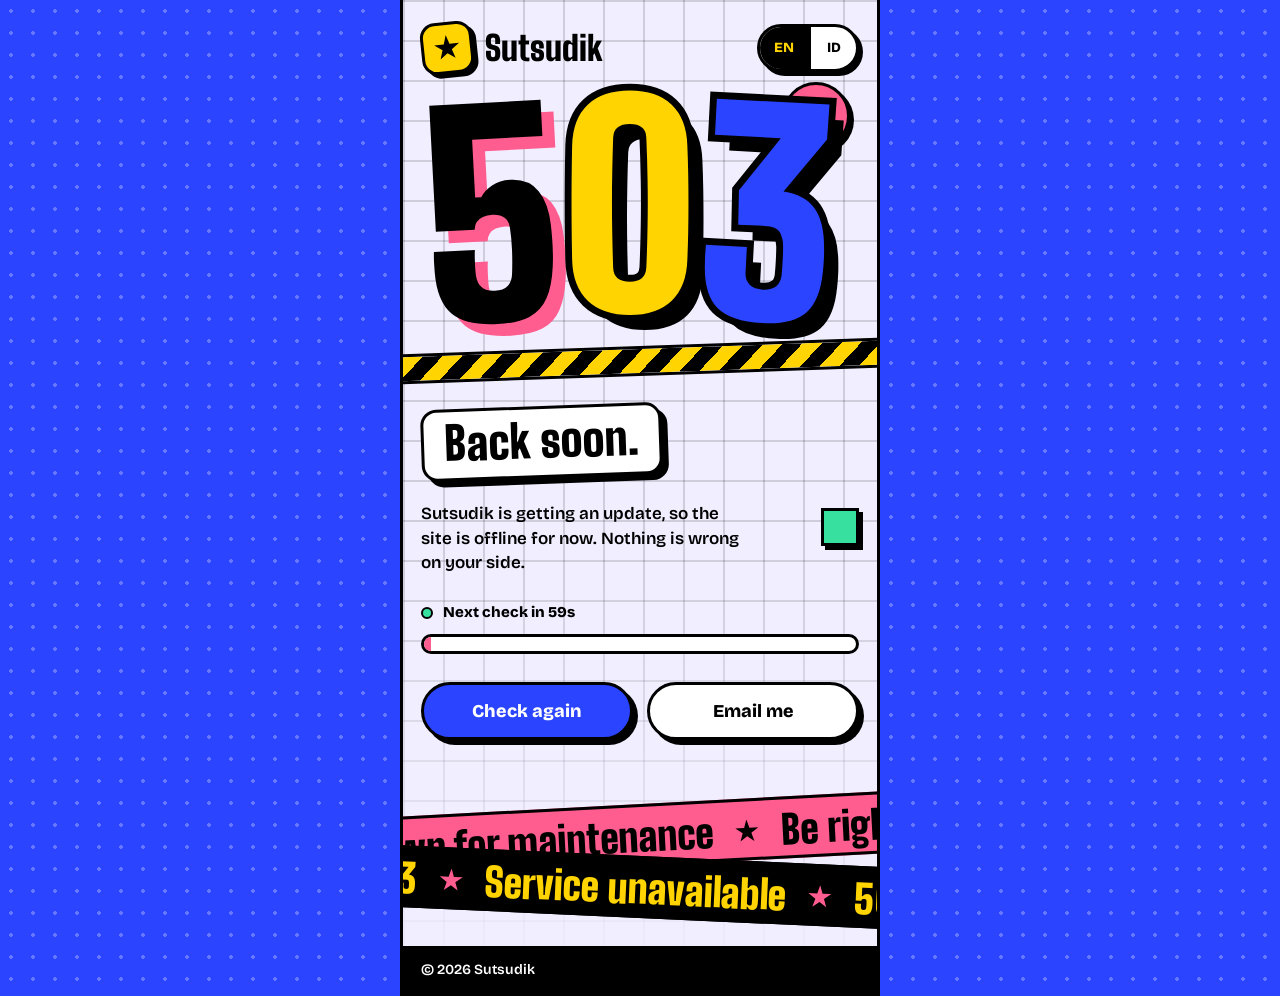
<file: index.html>
<!DOCTYPE html>
<html lang="en" data-maintenance-page>
<head>
<meta charset="utf-8">
<meta name="viewport" content="width=device-width, initial-scale=1, viewport-fit=cover">
<meta name="theme-color" content="#F1EEFF">
<meta name="robots" content="noindex, nofollow">
<title>503 | Sutsudik is down for maintenance</title>
<meta name="description" content="Sutsudik is down for maintenance and will be back soon.">
<script>document.documentElement.classList.add('js')</script>
<noscript><meta http-equiv="refresh" content="60"></noscript>
<link rel="preconnect" href="https://fonts.googleapis.com">
<link rel="preconnect" href="https://fonts.gstatic.com" crossorigin>
<link href="https://fonts.googleapis.com/css2?family=Big+Shoulders+Display:wght@700;800;900&family=Bricolage+Grotesque:opsz,wght@12..96,400;12..96,600;12..96,800&display=swap" rel="stylesheet">

<link rel="stylesheet" href="style.css">
</head>
<body>

<main class="app" id="app">
  <div class="grid" aria-hidden="true"></div>

  <header class="top">
    <div class="brand">
      <span class="logo stamp" style="--i:0" aria-hidden="true"><i></i></span>
      <span class="wm">Sutsudik</span>
    </div>
    <div class="lang slide" style="--i:1" role="group" aria-label="Language">
      <button type="button" data-lang="en" aria-pressed="true">EN</button>
      <button type="button" data-lang="id" aria-pressed="false">ID</button>
    </div>
  </header>

  <section class="stage">
    <div class="code-wrap">
      <span class="shape s1" aria-hidden="true"><i style="--t:6s"></i></span>
      <h1 class="code" id="code" aria-label="Error 503, service unavailable">
        <span class="mk d1"><span class="ch" style="--i:0;--d:150ms" aria-hidden="true">5</span></span>
        <span class="mk d2"><span class="ch" style="--i:2;--d:150ms" aria-hidden="true">0</span></span>
        <span class="mk d3"><span class="ch" style="--i:4;--d:150ms" aria-hidden="true">3</span></span>
      </h1>
    </div>

    <div class="tape slide" style="--i:4" aria-hidden="true"></div>

    <p class="tag slide" style="--i:6" data-t="tag">Back soon.</p>

    <div class="lead-row">
      <span class="shape s5" aria-hidden="true"><i></i></span>
      <p class="lead slide" style="--i:7" data-t="lead">Sutsudik is getting an update, so the site is offline for now. Nothing is wrong on your side.</p>
    </div>

    <div class="meter slide" style="--i:8">
      <p class="mtxt"><span class="pulse" aria-hidden="true"></span><span id="mLabel">Next check in 60s</span></p>
      <div class="pbar2" aria-hidden="true"><i id="mFill"></i></div>
      <p class="sr-only" id="live" aria-live="polite"></p>
    </div>

    <div class="cta-row slide" style="--i:9">
      <button type="button" class="btn cobalt" id="retry"><span id="retryTxt">Check again</span></button>
      <!-- Replace with your real email -->
      <a class="btn" href="mailto:hello@sutsudik.dev"><span data-t="mail">Email me</span></a>
    </div>
  </section>

  <div class="bands" aria-hidden="true">
    <div class="band b1"><div class="track" id="tr1"><div class="grp">
      <span>Down for maintenance</span><i class="star"></i><span>Be right back</span><i class="star"></i><span>Down for maintenance</span><i class="star"></i><span>Be right back</span><i class="star"></i>
    </div><div class="grp">
      <span>Down for maintenance</span><i class="star"></i><span>Be right back</span><i class="star"></i><span>Down for maintenance</span><i class="star"></i><span>Be right back</span><i class="star"></i>
    </div></div></div>
    <div class="band b2"><div class="track" id="tr2"><div class="grp">
      <span>503</span><i class="star"></i><span>Service unavailable</span><i class="star"></i><span>503</span><i class="star"></i><span>Service unavailable</span><i class="star"></i>
    </div><div class="grp">
      <span>503</span><i class="star"></i><span>Service unavailable</span><i class="star"></i><span>503</span><i class="star"></i><span>Service unavailable</span><i class="star"></i>
    </div></div></div>
  </div>

  <footer class="foot"><span id="copy">© 2026 Sutsudik</span></footer>
</main>

<script src="script.js"></script>
</body>
</html>
</file>
<file: style.css>
/* =========================================================
   Sutsudik 503: same tokens as the main site
   Paper #F1EEFF · Ink #000 · Cobalt #2B44FF · Pink #FF5D8F · Sun #FFD400 · Mint #38E0A0
   Display: Big Shoulders Display · Body: Bricolage Grotesque
   ========================================================= */
:root{
  --paper:#F1EEFF; --ink:#000; --white:#fff;
  --cobalt:#2B44FF; --pink:#FF5D8F; --sun:#FFD400; --mint:#38E0A0;
  --w:min(100vw,480px);
  --bw:3px;
  --display:'Big Shoulders Display','Anton',Impact,'Arial Narrow Bold',sans-serif;
  --body:'Bricolage Grotesque',system-ui,-apple-system,'Segoe UI',Roboto,sans-serif;
  --ease-out:cubic-bezier(.16,1,.3,1);
  --ease-over:cubic-bezier(.34,1.56,.64,1);
}
*,*::before,*::after{box-sizing:border-box;margin:0;padding:0;-webkit-tap-highlight-color:transparent}
html{-webkit-text-size-adjust:100%}
body{
  font-family:var(--body);font-size:16px;line-height:1.45;color:var(--ink);
  background:var(--cobalt);
  background-image:radial-gradient(rgba(255,255,255,.28) 2px,transparent 2px);
  background-size:22px 22px;overflow-x:hidden;
}
a{color:inherit}
button{font:inherit;color:inherit;background:none;border:0;cursor:pointer}
:focus-visible{outline:3px solid var(--ink);outline-offset:3px;box-shadow:0 0 0 6px var(--white)}
::selection{background:var(--ink);color:var(--sun)}
.sr-only{position:absolute;width:1px;height:1px;overflow:hidden;clip:rect(0 0 0 0);white-space:nowrap}

.app{
  position:relative;width:var(--w);min-height:100vh;min-height:100svh;margin:0 auto;background:var(--paper);
  overflow-x:clip;border-inline:var(--bw) solid var(--ink);
  display:flex;flex-direction:column;isolation:isolate;
}
@media (max-width:480px){.app{border-inline:0}}

/* ---------- Keyframes ---------- */
@keyframes pulse{0%{box-shadow:0 0 0 0 rgba(56,224,160,.9)}100%{box-shadow:0 0 0 11px rgba(56,224,160,0)}}
@keyframes spin{to{rotate:360deg}}
@keyframes spinT{to{transform:rotate(360deg)}}
@keyframes float{0%,100%{transform:translate3d(0,0,0) rotate(0)}50%{transform:translate3d(7px,-15px,0) rotate(var(--rr,12deg))}}
@keyframes gridmove{to{transform:translate(40px,40px)}}
@keyframes stripe{to{transform:translateX(40px)}}
@keyframes marq{to{transform:translateX(-50%)}}

/* ---------- Reveals (same idea as the main site) ---------- */
.mk{display:inline-block;overflow:hidden;vertical-align:top;padding:.08em .1em .16em .02em;margin:-.08em -.1em -.16em -.02em}
.ch{display:inline-block}
.js .ch{transform:translateY(118%) rotate(10deg);transform-origin:0 100%}
.js .in .ch{transform:none;transition:transform 1s cubic-bezier(.2,1.25,.3,1) calc(var(--i,0)*55ms + var(--d,0ms))}

.slide{rotate:var(--rot,0deg)}
.js .slide{opacity:0;translate:-36px 0;rotate:calc(var(--rot,0deg) - 3deg);
  transition:opacity .5s ease calc(var(--i,0)*90ms),translate .9s var(--ease-over) calc(var(--i,0)*90ms),rotate .9s var(--ease-over) calc(var(--i,0)*90ms)}
.js .in .slide{opacity:1;translate:0 0;rotate:var(--rot,0deg)}
.stamp{rotate:var(--rot,0deg)}
.js .stamp{opacity:0;scale:1.9;rotate:calc(var(--rot,0deg) - 18deg);
  transition:opacity .2s ease calc(var(--i,0)*90ms),scale .55s var(--ease-over) calc(var(--i,0)*90ms),rotate .55s var(--ease-over) calc(var(--i,0)*90ms)}
.js .in .stamp{opacity:1;scale:1;rotate:var(--rot,0deg)}

/* ---------- Moving grid ---------- */
.grid{position:absolute;inset:0;overflow:hidden;z-index:-1;pointer-events:none;
  -webkit-mask-image:linear-gradient(#000 55%,transparent);mask-image:linear-gradient(#000 55%,transparent)}
.grid::before{content:"";position:absolute;inset:-40px;
  background-image:linear-gradient(rgba(0,0,0,.14) 2px,transparent 2px),linear-gradient(90deg,rgba(0,0,0,.14) 2px,transparent 2px);
  background-size:40px 40px;animation:gridmove 4s linear infinite}

/* ---------- Top row ---------- */
.top{display:flex;justify-content:space-between;align-items:center;gap:12px;
  padding:calc(22px + env(safe-area-inset-top)) 18px 0}
.brand{display:flex;align-items:center;gap:12px}
.logo{flex:none;width:52px;height:52px;background:var(--sun);border:var(--bw) solid var(--ink);border-radius:15px;
  box-shadow:4px 4px 0 var(--ink);display:grid;place-items:center;--rot:-6deg}
.logo i{width:26px;height:26px;background:var(--ink);
  clip-path:polygon(50% 0,61% 35%,98% 35%,68% 57%,79% 91%,50% 70%,21% 91%,32% 57%,2% 35%,39% 35%);animation:spin 6s linear infinite}
.wm{font:900 34px/.85 var(--display)}

.lang{display:inline-flex;background:var(--white);border:var(--bw) solid var(--ink);border-radius:999px;box-shadow:4px 4px 0 var(--ink);overflow:hidden}
.lang button{min-width:48px;height:42px;padding:0 12px;font:800 14px/1 var(--body);touch-action:manipulation;transition:background .2s,color .2s}
.lang button+button{border-left:var(--bw) solid var(--ink)}
.lang button[aria-pressed="true"]{background:var(--ink);color:var(--sun)}

/* ---------- Stage ---------- */
.stage{position:relative;flex:1;display:flex;flex-direction:column;justify-content:center;padding:30px 18px 38px}

.code-wrap{position:relative;z-index:2}
.code{display:flex;width:max-content;font-family:var(--display);font-weight:900;font-size:150px;line-height:.82;letter-spacing:-.005em}
.code .mk{cursor:pointer;touch-action:manipulation;user-select:none;-webkit-user-select:none}
.d1{rotate:-3deg}
.d2{translate:0 -3%}
.d3{rotate:3deg}
.d1 .ch{color:var(--ink);text-shadow:.045em .045em 0 var(--pink)}
.d2 .ch{color:var(--sun);-webkit-text-stroke:.05em var(--ink);paint-order:stroke fill;text-shadow:.055em .055em 0 var(--ink)}
.d3 .ch{color:var(--cobalt);-webkit-text-stroke:.05em var(--ink);paint-order:stroke fill;text-shadow:.055em .055em 0 var(--ink)}

.shape{position:absolute;pointer-events:none}
.shape>*{display:block;animation:float var(--t,7s) ease-in-out infinite;animation-delay:var(--dl,0s)}
.s1{z-index:-1;top:-22px;right:2%}
.s1 i{width:68px;height:68px;border-radius:50%;background:var(--pink);border:var(--bw) solid var(--ink);box-shadow:4px 4px 0 var(--ink)}
.s5{top:50%;right:0;margin-top:-19px;--rr:30deg}
.s5 i{width:38px;height:38px;background:var(--mint);border:var(--bw) solid var(--ink);box-shadow:4px 4px 0 var(--ink);animation:spinT 9s linear infinite}

/* Hazard tape */
.tape{position:relative;height:30px;margin:18px -20px 0;border-block:var(--bw) solid var(--ink);overflow:hidden;--rot:-2deg;z-index:2}
.tape::before{content:"";position:absolute;inset:0 -40px;
  background:repeating-linear-gradient(-45deg,var(--sun) 0 14.14px,var(--ink) 14.14px 28.28px);animation:stripe 1.2s linear infinite}

.tag{align-self:flex-start;margin-top:30px;background:var(--white);border:var(--bw) solid var(--ink);border-radius:16px;
  box-shadow:6px 6px 0 var(--ink);padding:10px 20px 12px;font:900 46px/.95 var(--display);--rot:-2deg}

.lead-row{position:relative}
.lead{font-size:17px;font-weight:600;max-width:30ch;margin-top:24px}

/* Countdown to the next automatic check */
.meter{display:none;margin-top:26px}
.js .meter{display:block}
.mtxt{display:flex;align-items:center;gap:10px;font-weight:800;font-size:15px;margin-bottom:10px}
.pulse{flex:none;width:12px;height:12px;border-radius:50%;background:var(--mint);border:2px solid var(--ink);animation:pulse 1.6s ease-out infinite}
.pbar2{height:20px;border:var(--bw) solid var(--ink);border-radius:99px;background:var(--white);overflow:hidden}
.pbar2 i{display:block;height:100%;width:0;background:var(--pink);transition:width 1s linear}

.cta-row{display:flex;gap:14px;margin-top:28px}
.btn{
  flex:1;display:inline-flex;align-items:center;justify-content:center;min-height:58px;padding:0 12px;
  font:800 18px/1 var(--body);text-decoration:none;text-align:center;
  background:var(--white);color:var(--ink);border:var(--bw) solid var(--ink);border-radius:999px;
  box-shadow:5px 5px 0 var(--ink);touch-action:manipulation;user-select:none;-webkit-user-select:none;
  transition:transform .3s var(--ease-over),box-shadow .3s var(--ease-over);
}
.btn.cobalt{background:var(--cobalt);color:#fff}
.btn:active{transform:translate(4px,4px);box-shadow:1px 1px 0 var(--ink)}
.btn[aria-busy="true"]{pointer-events:none;transform:translate(4px,4px);box-shadow:1px 1px 0 var(--ink)}

/* ---------- Marquee bands ---------- */
.bands{position:relative;height:168px;overflow:hidden;z-index:4}
.band{position:absolute;left:-10%;width:120%;border-block:var(--bw) solid var(--ink);padding:10px 0 6px;overflow:hidden}
.band.b1{top:26px;rotate:-3deg;background:var(--pink)}
.band.b2{top:78px;rotate:2.6deg;background:var(--ink);color:var(--sun)}
.track{display:flex;width:max-content;animation:marq 18s linear infinite}
.band.b2 .track{animation-direction:reverse;animation-duration:22s}
.grp{display:flex;flex:none;align-items:center;gap:22px;padding-right:22px}
.grp span{font:900 40px/1 var(--display);white-space:nowrap}
.star{display:block;flex:none;width:24px;height:24px;background:currentColor;
  clip-path:polygon(50% 0,61% 35%,98% 35%,68% 57%,79% 91%,50% 70%,21% 91%,32% 57%,2% 35%,39% 35%)}
.b1 .star{background:var(--ink)}
.b2 .star{background:var(--pink)}

/* ---------- Footer ---------- */
.foot{background:var(--ink);color:var(--white);padding:14px 18px calc(16px + env(safe-area-inset-bottom));font-weight:600;font-size:14px}

/* ---------- Reduced motion ---------- */
@media (prefers-reduced-motion:reduce){
  *,*::before,*::after{animation:none!important;transition:none!important}
  .js .ch{transform:none}
  .js .slide,.js .stamp{opacity:1;translate:0 0;scale:1;rotate:var(--rot,0deg)}
}
</file>
